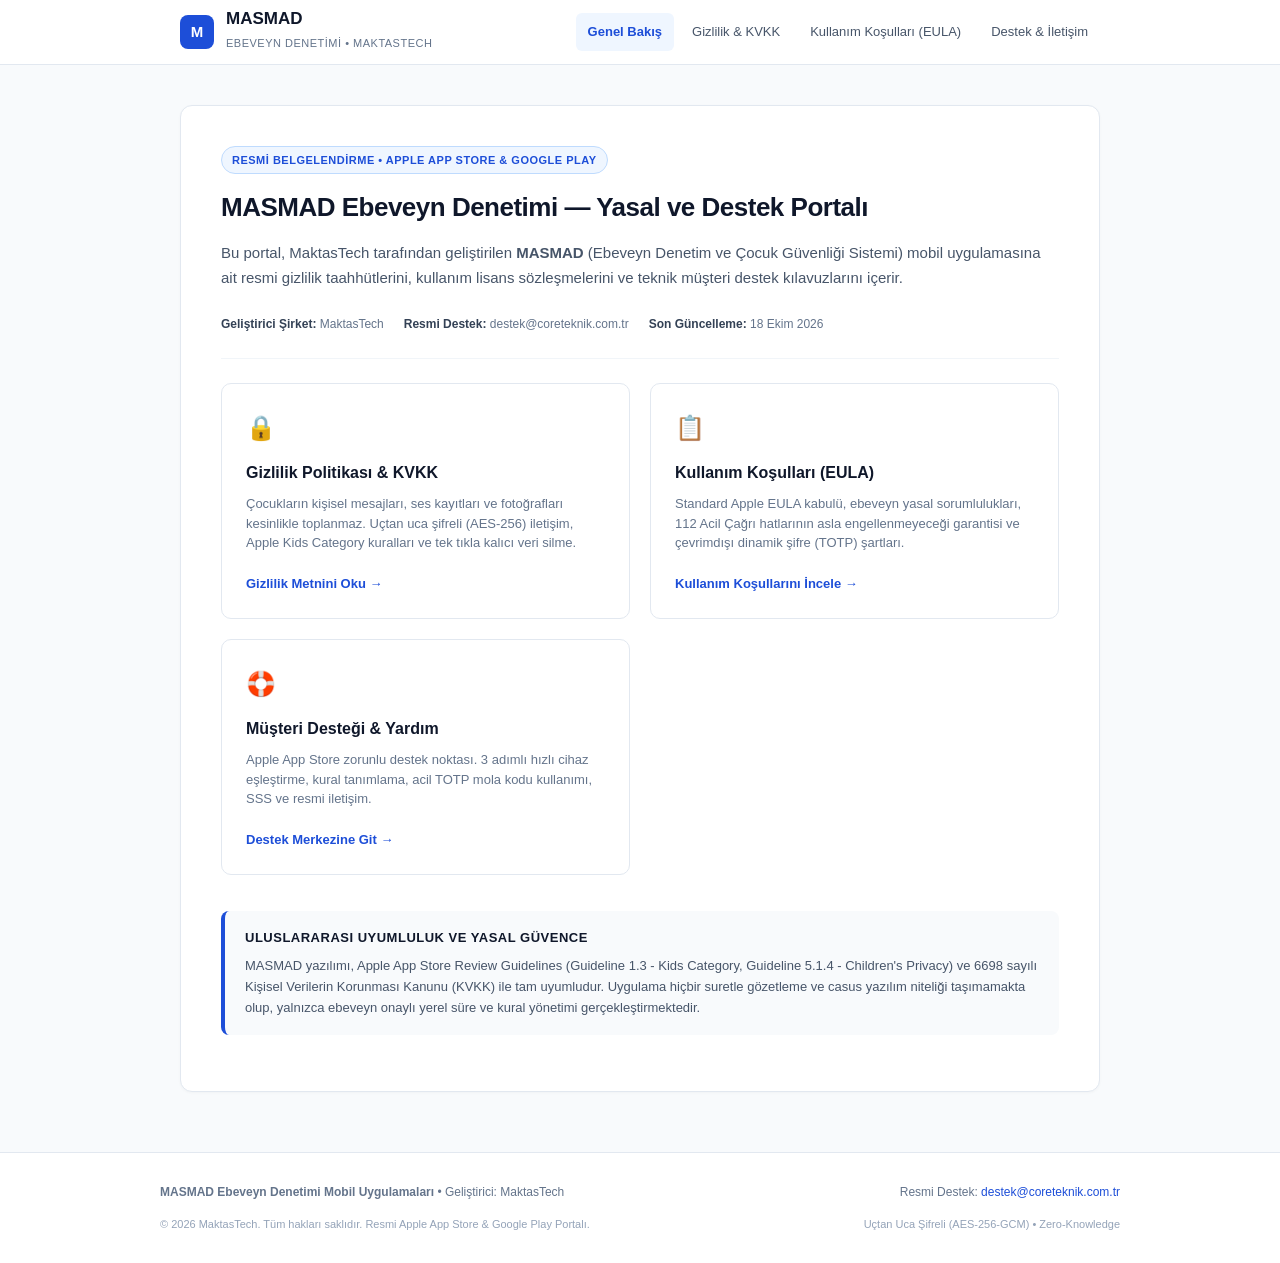
<file: index.html>
<!DOCTYPE html>
<html lang="tr">
<head>
  <meta charset="UTF-8">
  <meta name="viewport" content="width=device-width, initial-scale=1.0">
  <title>MASMAD — Resmi Yasal ve Destek Portalı</title>
  <meta name="description" content="MASMAD Ebeveyn Denetimi mobil uygulaması resmi yasal bildirimleri, gizlilik politikası, kullanım şartları ve müşteri destek merkezi.">
  <link rel="stylesheet" href="/style.css">
</head>
<body>

  <header class="header">
    <div class="header-container">
      <a href="/" class="brand">
        <div class="brand-badge">M</div>
        <div class="brand-text">
          <h1>MASMAD</h1>
          <span>Ebeveyn Denetimi &bull; MaktasTech</span>
        </div>
      </a>
      <nav class="nav">
        <a href="/" class="active">Genel Bakış</a>
        <a href="/privacy">Gizlilik &amp; KVKK</a>
        <a href="/terms">Kullanım Koşulları (EULA)</a>
        <a href="/support">Destek &amp; İletişim</a>
      </nav>
    </div>
  </header>

  <main class="main-content">
    <article class="doc-card">
      <span class="doc-badge badge-blue">Resmi Belgelendirme &bull; Apple App Store &amp; Google Play</span>
      <h1 class="doc-title">MASMAD Ebeveyn Denetimi — Yasal ve Destek Portalı</h1>
      
      <p style="font-size: 15px; color: #475569; margin-bottom: 24px;">
        Bu portal, MaktasTech tarafından geliştirilen <strong>MASMAD</strong> (Ebeveyn Denetim ve Çocuk Güvenliği Sistemi) mobil uygulamasına ait resmi gizlilik taahhütlerini, kullanım lisans sözleşmelerini ve teknik müşteri destek kılavuzlarını içerir.
      </p>

      <div class="doc-meta" style="margin-bottom: 20px;">
        <div><strong>Geliştirici Şirket:</strong> MaktasTech</div>
        <div><strong>Resmi Destek:</strong> destek@coreteknik.com.tr</div>
        <div><strong>Son Güncelleme:</strong> 18 Ekim 2026</div>
      </div>

      <div class="grid-3">
        <!-- Card 1 -->
        <a href="/privacy" class="link-card">
          <div>
            <div style="font-size: 24px;">🔒</div>
            <h3>Gizlilik Politikası &amp; KVKK</h3>
            <p>
              Çocukların kişisel mesajları, ses kayıtları ve fotoğrafları kesinlikle toplanmaz. Uçtan uca şifreli (AES-256) iletişim, Apple Kids Category kuralları ve tek tıkla kalıcı veri silme.
            </p>
          </div>
          <div class="card-action">Gizlilik Metnini Oku &rarr;</div>
        </a>

        <!-- Card 2 -->
        <a href="/terms" class="link-card">
          <div>
            <div style="font-size: 24px;">📋</div>
            <h3>Kullanım Koşulları (EULA)</h3>
            <p>
              Standard Apple EULA kabulü, ebeveyn yasal sorumlulukları, 112 Acil Çağrı hatlarının asla engellenmeyeceği garantisi ve çevrimdışı dinamik şifre (TOTP) şartları.
            </p>
          </div>
          <div class="card-action">Kullanım Koşullarını İncele &rarr;</div>
        </a>

        <!-- Card 3 -->
        <a href="/support" class="link-card">
          <div>
            <div style="font-size: 24px;">🛟</div>
            <h3>Müşteri Desteği &amp; Yardım</h3>
            <p>
              Apple App Store zorunlu destek noktası. 3 adımlı hızlı cihaz eşleştirme, kural tanımlama, acil TOTP mola kodu kullanımı, SSS ve resmi iletişim.
            </p>
          </div>
          <div class="card-action">Destek Merkezine Git &rarr;</div>
        </a>
      </div>

      <div class="callout callout-blue" style="margin-top: 36px;">
        <strong style="color: #0f172a; font-size: 13px; text-transform: uppercase; letter-spacing: 0.5px; display: block; margin-bottom: 6px;">
          Uluslararası Uyumluluk ve Yasal Güvence
        </strong>
        <p style="font-size: 13px; color: #475569; margin: 0;">
          MASMAD yazılımı, Apple App Store Review Guidelines (Guideline 1.3 - Kids Category, Guideline 5.1.4 - Children's Privacy) ve 6698 sayılı Kişisel Verilerin Korunması Kanunu (KVKK) ile tam uyumludur. Uygulama hiçbir suretle gözetleme ve casus yazılım niteliği taşımamakta olup, yalnızca ebeveyn onaylı yerel süre ve kural yönetimi gerçekleştirmektedir.
        </p>
      </div>
    </article>
  </main>

  <footer class="footer">
    <div class="footer-container">
      <div class="footer-row">
        <div>
          <strong>MASMAD Ebeveyn Denetimi Mobil Uygulamaları</strong> &bull; Geliştirici: MaktasTech
        </div>
        <div class="footer-links">
          Resmi Destek: <a href="mailto:destek@coreteknik.com.tr">destek@coreteknik.com.tr</a>
        </div>
      </div>
      <div class="footer-row" style="font-size: 11px; color: #94a3b8;">
        <div>&copy; 2026 MaktasTech. Tüm hakları saklıdır. Resmi Apple App Store &amp; Google Play Portalı.</div>
        <div>Uçtan Uca Şifreli (AES-256-GCM) &bull; Zero-Knowledge</div>
      </div>
    </div>
  </footer>

</body>
</html>
</file>
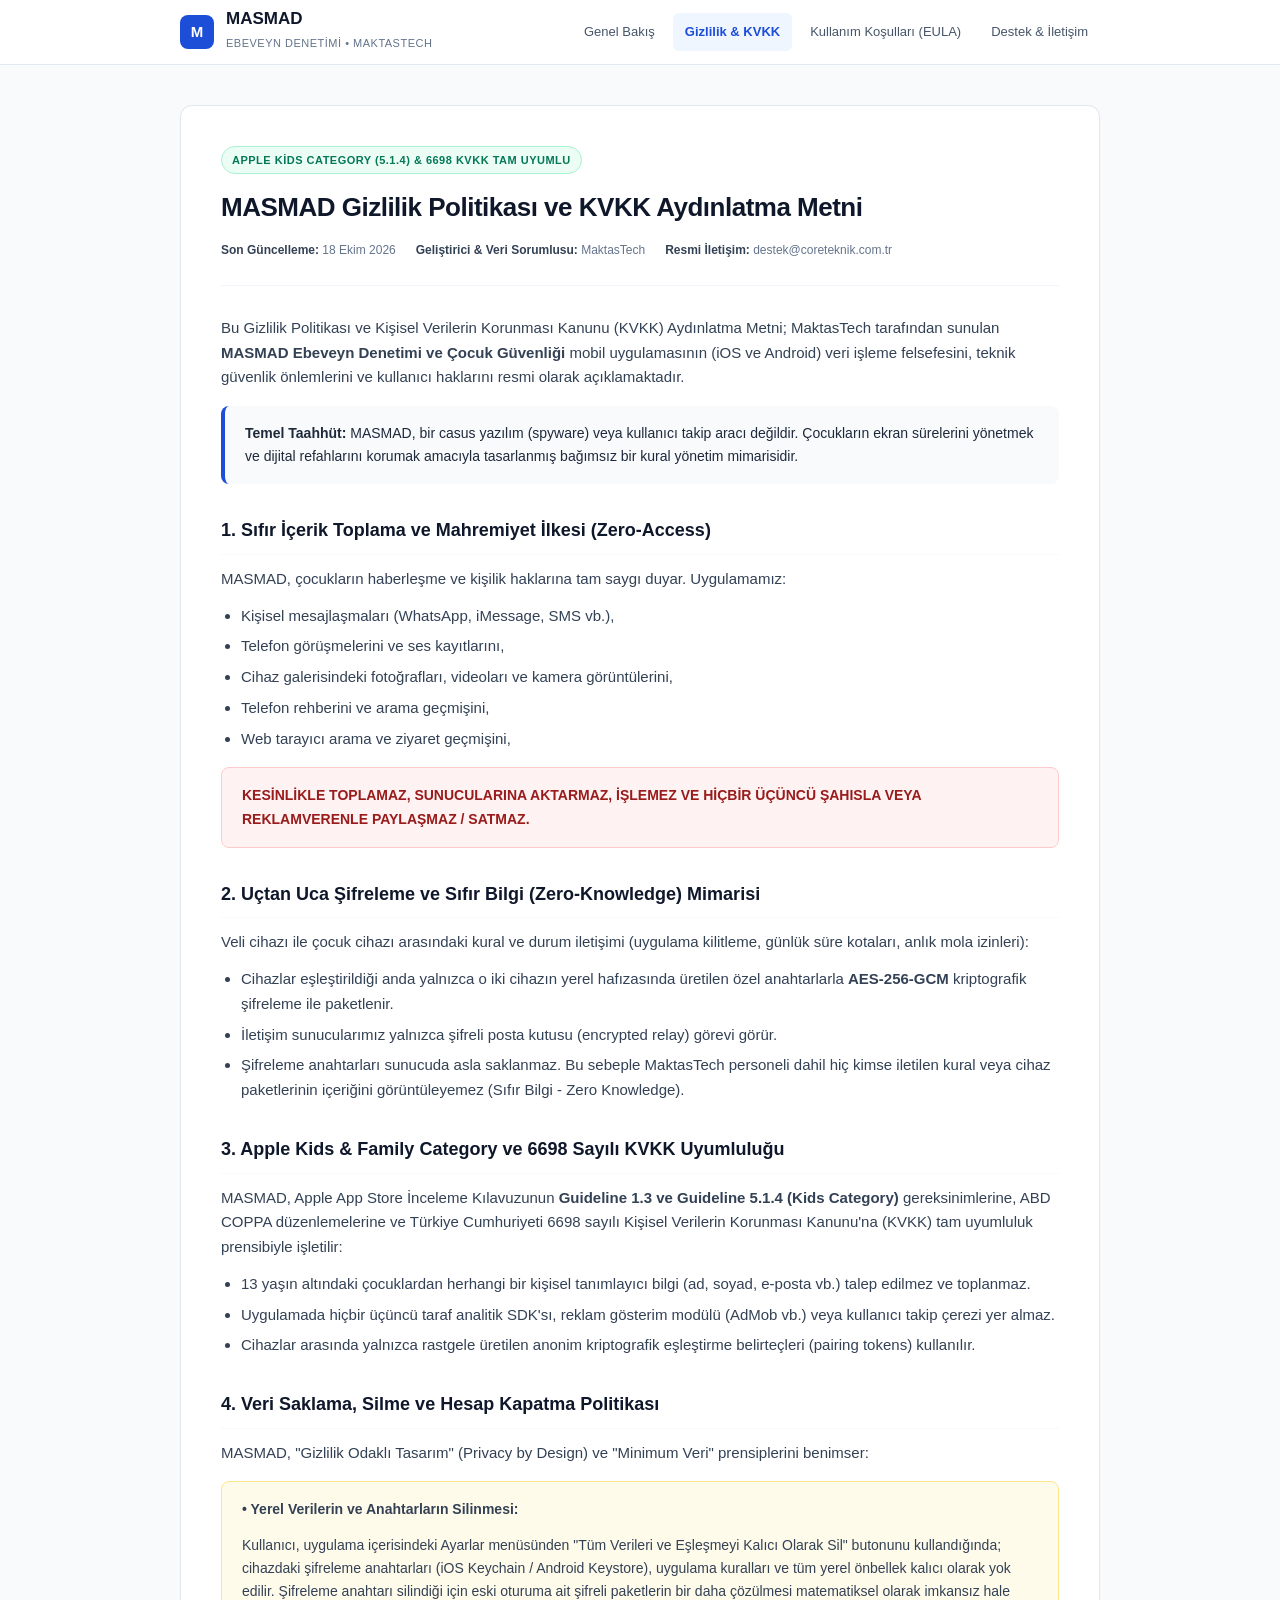
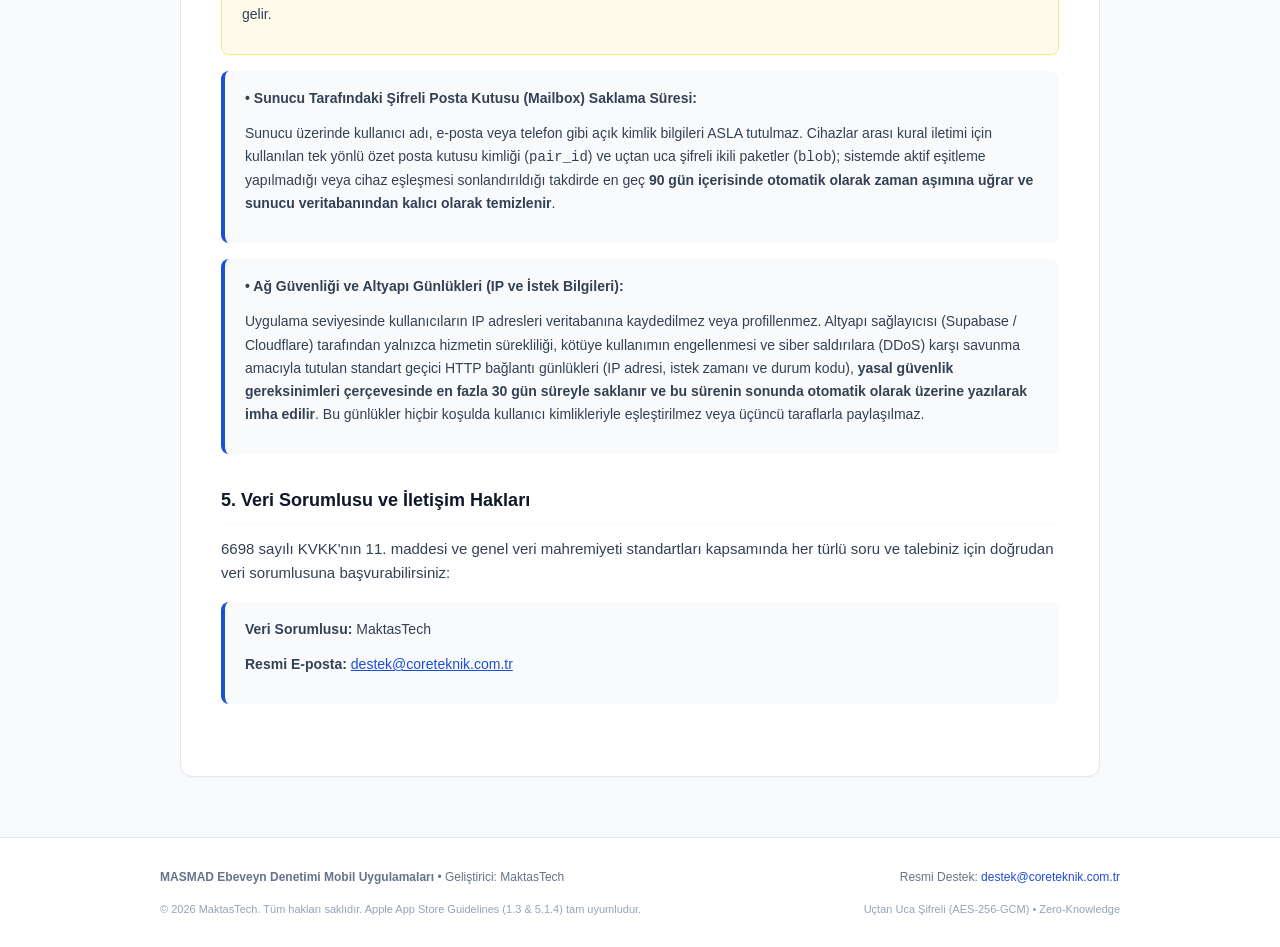
<file: privacy/index.html>
<!DOCTYPE html>
<html lang="tr">
<head>
  <meta charset="UTF-8">
  <meta name="viewport" content="width=device-width, initial-scale=1.0">
  <title>MASMAD — Gizlilik Politikası ve KVKK Aydınlatma Metni</title>
  <meta name="description" content="MASMAD mobil uygulamasının resmi Gizlilik Politikası ve KVKK Aydınlatma Metni. Apple Kids Category ve 6698 Sayılı KVKK tam uyumlu.">
  <link rel="stylesheet" href="/style.css">
</head>
<body>

  <header class="header">
    <div class="header-container">
      <a href="/" class="brand">
        <div class="brand-badge">M</div>
        <div class="brand-text">
          <h1>MASMAD</h1>
          <span>Ebeveyn Denetimi &bull; MaktasTech</span>
        </div>
      </a>
      <nav class="nav">
        <a href="/">Genel Bakış</a>
        <a href="/privacy" class="active">Gizlilik &amp; KVKK</a>
        <a href="/terms">Kullanım Koşulları (EULA)</a>
        <a href="/support">Destek &amp; İletişim</a>
      </nav>
    </div>
  </header>

  <main class="main-content">
    <article class="doc-card">
      <span class="doc-badge badge-green">Apple Kids Category (5.1.4) &amp; 6698 KVKK Tam Uyumlu</span>
      <h1 class="doc-title">MASMAD Gizlilik Politikası ve KVKK Aydınlatma Metni</h1>
      
      <div class="doc-meta">
        <div><strong>Son Güncelleme:</strong> 18 Ekim 2026</div>
        <div><strong>Geliştirici &amp; Veri Sorumlusu:</strong> MaktasTech</div>
        <div><strong>Resmi İletişim:</strong> destek@coreteknik.com.tr</div>
      </div>

      <div class="section">
        <p>
          Bu Gizlilik Politikası ve Kişisel Verilerin Korunması Kanunu (KVKK) Aydınlatma Metni; MaktasTech tarafından sunulan <strong>MASMAD Ebeveyn Denetimi ve Çocuk Güvenliği</strong> mobil uygulamasının (iOS ve Android) veri işleme felsefesini, teknik güvenlik önlemlerini ve kullanıcı haklarını resmi olarak açıklamaktadır.
        </p>
        <div class="callout callout-blue">
          <strong>Temel Taahhüt:</strong> MASMAD, bir casus yazılım (spyware) veya kullanıcı takip aracı değildir. Çocukların ekran sürelerini yönetmek ve dijital refahlarını korumak amacıyla tasarlanmış bağımsız bir kural yönetim mimarisidir.
        </div>
      </div>

      <div class="section">
        <h2>1. Sıfır İçerik Toplama ve Mahremiyet İlkesi (Zero-Access)</h2>
        <p>
          MASMAD, çocukların haberleşme ve kişilik haklarına tam saygı duyar. Uygulamamız:
        </p>
        <ul>
          <li>Kişisel mesajlaşmaları (WhatsApp, iMessage, SMS vb.),</li>
          <li>Telefon görüşmelerini ve ses kayıtlarını,</li>
          <li>Cihaz galerisindeki fotoğrafları, videoları ve kamera görüntülerini,</li>
          <li>Telefon rehberini ve arama geçmişini,</li>
          <li>Web tarayıcı arama ve ziyaret geçmişini,</li>
        </ul>
        <div class="callout callout-red">
          KESİNLİKLE TOPLAMAZ, SUNUCULARINA AKTARMAZ, İŞLEMEZ VE HİÇBİR ÜÇÜNCÜ ŞAHISLA VEYA REKLAMVERENLE PAYLAŞMAZ / SATMAZ.
        </div>
      </div>

      <div class="section">
        <h2>2. Uçtan Uca Şifreleme ve Sıfır Bilgi (Zero-Knowledge) Mimarisi</h2>
        <p>
          Veli cihazı ile çocuk cihazı arasındaki kural ve durum iletişimi (uygulama kilitleme, günlük süre kotaları, anlık mola izinleri):
        </p>
        <ul>
          <li>Cihazlar eşleştirildiği anda yalnızca o iki cihazın yerel hafızasında üretilen özel anahtarlarla <strong>AES-256-GCM</strong> kriptografik şifreleme ile paketlenir.</li>
          <li>İletişim sunucularımız yalnızca şifreli posta kutusu (encrypted relay) görevi görür.</li>
          <li>Şifreleme anahtarları sunucuda asla saklanmaz. Bu sebeple MaktasTech personeli dahil hiç kimse iletilen kural veya cihaz paketlerinin içeriğini görüntüleyemez (Sıfır Bilgi - Zero Knowledge).</li>
        </ul>
      </div>

      <div class="section">
        <h2>3. Apple Kids &amp; Family Category ve 6698 Sayılı KVKK Uyumluluğu</h2>
        <p>
          MASMAD, Apple App Store İnceleme Kılavuzunun <strong>Guideline 1.3 ve Guideline 5.1.4 (Kids Category)</strong> gereksinimlerine, ABD COPPA düzenlemelerine ve Türkiye Cumhuriyeti 6698 sayılı Kişisel Verilerin Korunması Kanunu'na (KVKK) tam uyumluluk prensibiyle işletilir:
        </p>
        <ul>
          <li>13 yaşın altındaki çocuklardan herhangi bir kişisel tanımlayıcı bilgi (ad, soyad, e-posta vb.) talep edilmez ve toplanmaz.</li>
          <li>Uygulamada hiçbir üçüncü taraf analitik SDK'sı, reklam gösterim modülü (AdMob vb.) veya kullanıcı takip çerezi yer almaz.</li>
          <li>Cihazlar arasında yalnızca rastgele üretilen anonim kriptografik eşleştirme belirteçleri (pairing tokens) kullanılır.</li>
        </ul>
      </div>

      <div class="section">
        <h2>4. Veri Saklama, Silme ve Hesap Kapatma Politikası</h2>
        <p>
          MASMAD, "Gizlilik Odaklı Tasarım" (Privacy by Design) ve "Minimum Veri" prensiplerini benimser:
        </p>

        <div class="callout callout-amber" style="margin-bottom: 16px;">
          <p><strong>• Yerel Verilerin ve Anahtarların Silinmesi:</strong></p>
          <p>
            Kullanıcı, uygulama içerisindeki Ayarlar menüsünden "Tüm Verileri ve Eşleşmeyi Kalıcı Olarak Sil" butonunu kullandığında; cihazdaki şifreleme anahtarları (iOS Keychain / Android Keystore), uygulama kuralları ve tüm yerel önbellek kalıcı olarak yok edilir. Şifreleme anahtarı silindiği için eski oturuma ait şifreli paketlerin bir daha çözülmesi matematiksel olarak imkansız hale gelir.
          </p>
        </div>

        <div class="callout callout-blue" style="margin-bottom: 16px;">
          <p><strong>• Sunucu Tarafındaki Şifreli Posta Kutusu (Mailbox) Saklama Süresi:</strong></p>
          <p>
            Sunucu üzerinde kullanıcı adı, e-posta veya telefon gibi açık kimlik bilgileri ASLA tutulmaz. Cihazlar arası kural iletimi için kullanılan tek yönlü özet posta kutusu kimliği (<code>pair_id</code>) ve uçtan uca şifreli ikili paketler (<code>blob</code>); sistemde aktif eşitleme yapılmadığı veya cihaz eşleşmesi sonlandırıldığı takdirde en geç <strong>90 gün içerisinde otomatik olarak zaman aşımına uğrar ve sunucu veritabanından kalıcı olarak temizlenir</strong>.
          </p>
        </div>

        <div class="callout callout-blue">
          <p><strong>• Ağ Güvenliği ve Altyapı Günlükleri (IP ve İstek Bilgileri):</strong></p>
          <p>
            Uygulama seviyesinde kullanıcıların IP adresleri veritabanına kaydedilmez veya profillenmez. Altyapı sağlayıcısı (Supabase / Cloudflare) tarafından yalnızca hizmetin sürekliliği, kötüye kullanımın engellenmesi ve siber saldırılara (DDoS) karşı savunma amacıyla tutulan standart geçici HTTP bağlantı günlükleri (IP adresi, istek zamanı ve durum kodu), <strong>yasal güvenlik gereksinimleri çerçevesinde en fazla 30 gün süreyle saklanır ve bu sürenin sonunda otomatik olarak üzerine yazılarak imha edilir</strong>. Bu günlükler hiçbir koşulda kullanıcı kimlikleriyle eşleştirilmez veya üçüncü taraflarla paylaşılmaz.
          </p>
        </div>
      </div>

      <div class="section">
        <h2>5. Veri Sorumlusu ve İletişim Hakları</h2>
        <p>
          6698 sayılı KVKK'nın 11. maddesi ve genel veri mahremiyeti standartları kapsamında her türlü soru ve talebiniz için doğrudan veri sorumlusuna başvurabilirsiniz:
        </p>
        <div class="callout callout-blue">
          <p><strong>Veri Sorumlusu:</strong> MaktasTech</p>
          <p><strong>Resmi E-posta:</strong> <a href="mailto:destek@coreteknik.com.tr" style="color: #1d4ed8; text-decoration: underline;">destek@coreteknik.com.tr</a></p>
        </div>
      </div>
    </article>
  </main>

  <footer class="footer">
    <div class="footer-container">
      <div class="footer-row">
        <div>
          <strong>MASMAD Ebeveyn Denetimi Mobil Uygulamaları</strong> &bull; Geliştirici: MaktasTech
        </div>
        <div class="footer-links">
          Resmi Destek: <a href="mailto:destek@coreteknik.com.tr">destek@coreteknik.com.tr</a>
        </div>
      </div>
      <div class="footer-row" style="font-size: 11px; color: #94a3b8;">
        <div>&copy; 2026 MaktasTech. Tüm hakları saklıdır. Apple App Store Guidelines (1.3 &amp; 5.1.4) tam uyumludur.</div>
        <div>Uçtan Uca Şifreli (AES-256-GCM) &bull; Zero-Knowledge</div>
      </div>
    </div>
  </footer>

</body>
</html>
</file>
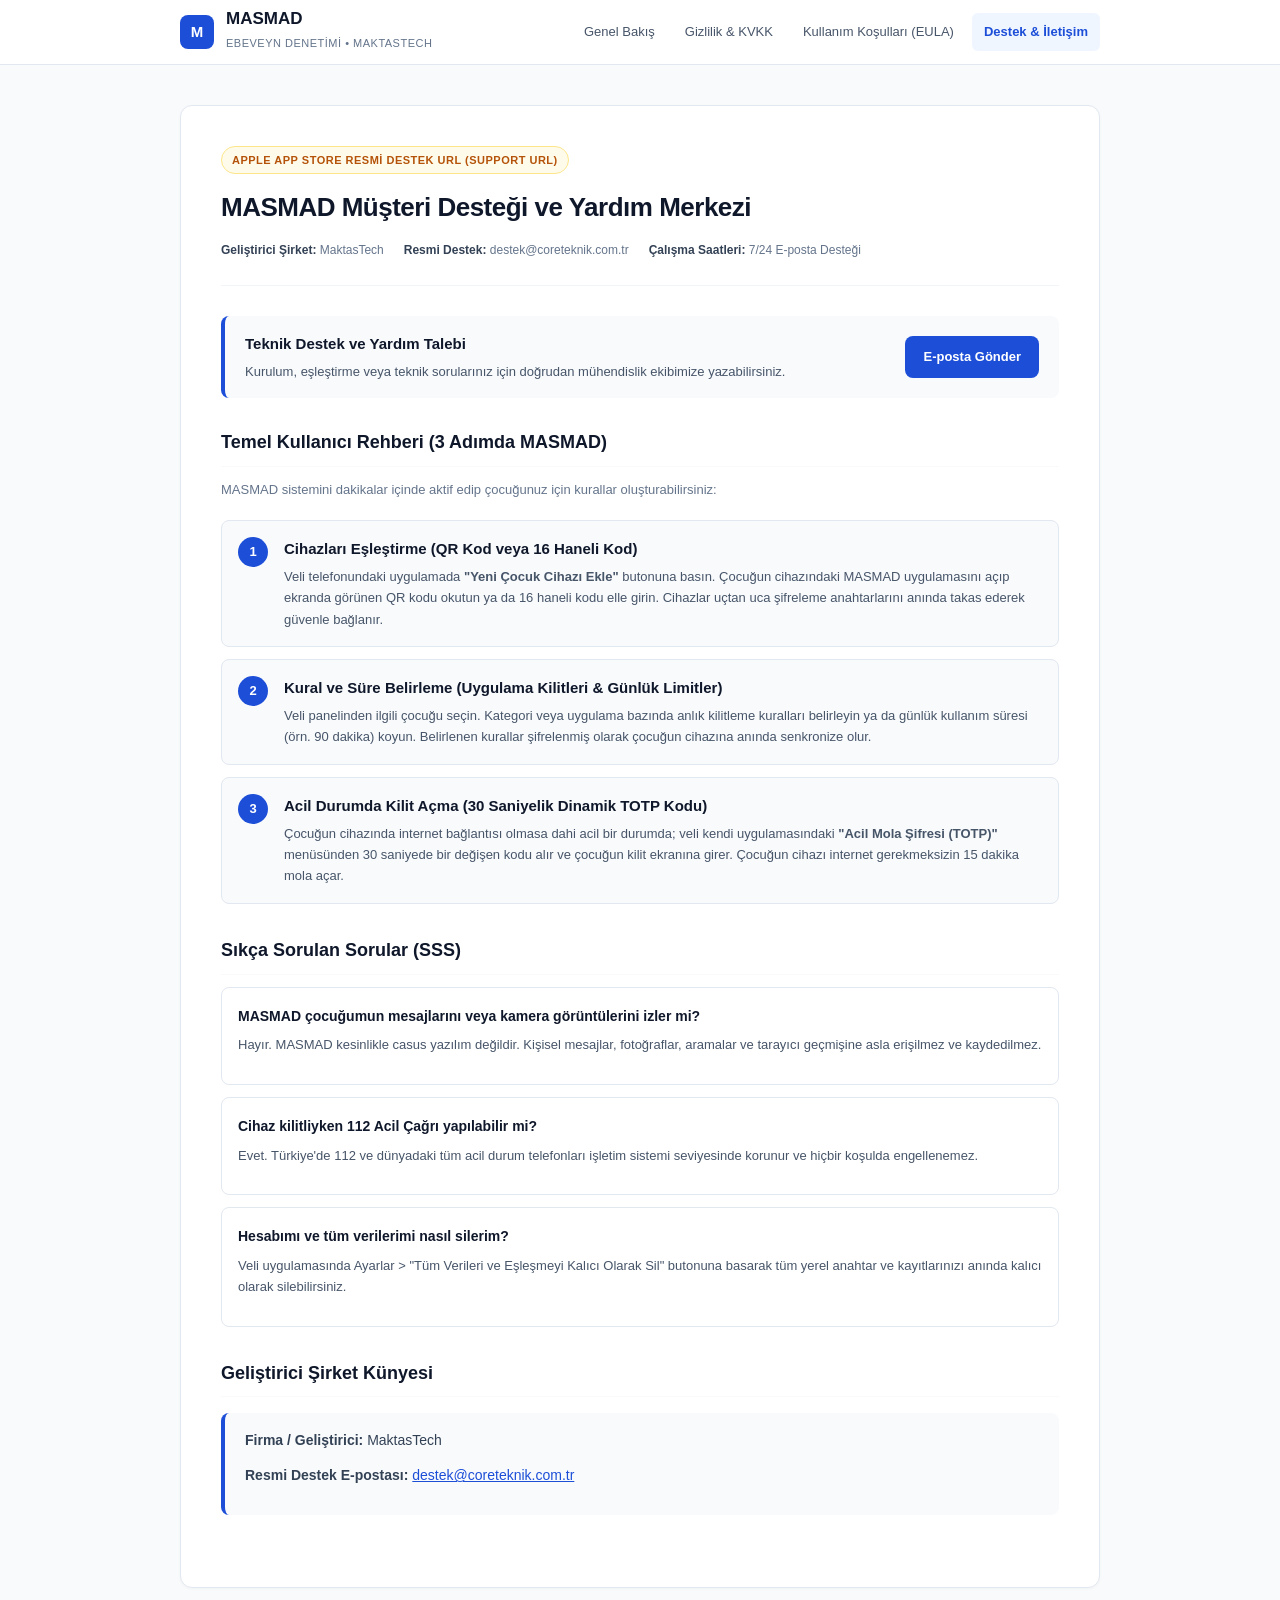
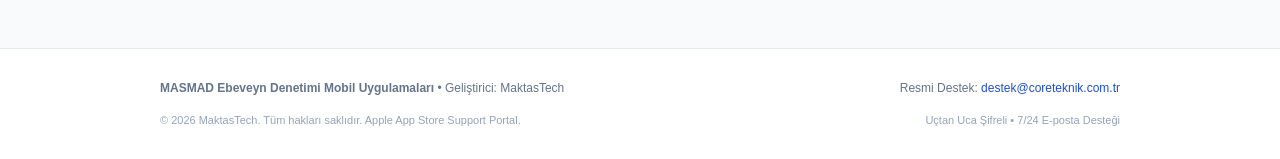
<file: support/index.html>
<!DOCTYPE html>
<html lang="tr">
<head>
  <meta charset="UTF-8">
  <meta name="viewport" content="width=device-width, initial-scale=1.0">
  <title>MASMAD — Müşteri Desteği ve Yardım Merkezi</title>
  <meta name="description" content="MASMAD mobil uygulaması resmi Apple App Store destek portalı. Cihaz eşleştirme, kural belirleme, TOTP acil kilit açma ve müşteri hizmetleri.">
  <link rel="stylesheet" href="/style.css">
</head>
<body>

  <header class="header">
    <div class="header-container">
      <a href="/" class="brand">
        <div class="brand-badge">M</div>
        <div class="brand-text">
          <h1>MASMAD</h1>
          <span>Ebeveyn Denetimi &bull; MaktasTech</span>
        </div>
      </a>
      <nav class="nav">
        <a href="/">Genel Bakış</a>
        <a href="/privacy">Gizlilik &amp; KVKK</a>
        <a href="/terms">Kullanım Koşulları (EULA)</a>
        <a href="/support" class="active">Destek &amp; İletişim</a>
      </nav>
    </div>
  </header>

  <main class="main-content">
    <article class="doc-card">
      <span class="doc-badge badge-amber">Apple App Store Resmi Destek URL (Support URL)</span>
      <h1 class="doc-title">MASMAD Müşteri Desteği ve Yardım Merkezi</h1>
      
      <div class="doc-meta">
        <div><strong>Geliştirici Şirket:</strong> MaktasTech</div>
        <div><strong>Resmi Destek:</strong> destek@coreteknik.com.tr</div>
        <div><strong>Çalışma Saatleri:</strong> 7/24 E-posta Desteği</div>
      </div>

      <div class="callout callout-blue" style="display: flex; justify-content: space-between; align-items: center; flex-wrap: gap; gap: 16px;">
        <div>
          <strong style="font-size: 15px; color: #0f172a;">Teknik Destek ve Yardım Talebi</strong>
          <p style="margin: 4px 0 0; font-size: 13px; color: #475569;">
            Kurulum, eşleştirme veya teknik sorularınız için doğrudan mühendislik ekibimize yazabilirsiniz.
          </p>
        </div>
        <a href="mailto:destek@coreteknik.com.tr?subject=MASMAD%20Destek%20Talebi" style="background: #1d4ed8; color: #ffffff; padding: 10px 18px; border-radius: 8px; text-decoration: none; font-weight: 600; font-size: 13px; white-space: nowrap;">
          E-posta Gönder
        </a>
      </div>

      <div class="section" style="margin-top: 30px;">
        <h2>Temel Kullanıcı Rehberi (3 Adımda MASMAD)</h2>
        <p style="color: #64748b; font-size: 13px; margin-bottom: 20px;">
          MASMAD sistemini dakikalar içinde aktif edip çocuğunuz için kurallar oluşturabilirsiniz:
        </p>

        <div class="step-item">
          <div class="step-num">1</div>
          <div class="step-body">
            <h4>Cihazları Eşleştirme (QR Kod veya 16 Haneli Kod)</h4>
            <p>
              Veli telefonundaki uygulamada <strong>"Yeni Çocuk Cihazı Ekle"</strong> butonuna basın. Çocuğun cihazındaki MASMAD uygulamasını açıp ekranda görünen QR kodu okutun ya da 16 haneli kodu elle girin. Cihazlar uçtan uca şifreleme anahtarlarını anında takas ederek güvenle bağlanır.
            </p>
          </div>
        </div>

        <div class="step-item">
          <div class="step-num">2</div>
          <div class="step-body">
            <h4>Kural ve Süre Belirleme (Uygulama Kilitleri &amp; Günlük Limitler)</h4>
            <p>
              Veli panelinden ilgili çocuğu seçin. Kategori veya uygulama bazında anlık kilitleme kuralları belirleyin ya da günlük kullanım süresi (örn. 90 dakika) koyun. Belirlenen kurallar şifrelenmiş olarak çocuğun cihazına anında senkronize olur.
            </p>
          </div>
        </div>

        <div class="step-item">
          <div class="step-num">3</div>
          <div class="step-body">
            <h4>Acil Durumda Kilit Açma (30 Saniyelik Dinamik TOTP Kodu)</h4>
            <p>
              Çocuğun cihazında internet bağlantısı olmasa dahi acil bir durumda; veli kendi uygulamasındaki <strong>"Acil Mola Şifresi (TOTP)"</strong> menüsünden 30 saniyede bir değişen kodu alır ve çocuğun kilit ekranına girer. Çocuğun cihazı internet gerekmeksizin 15 dakika mola açar.
            </p>
          </div>
        </div>
      </div>

      <div class="section">
        <h2>Sıkça Sorulan Sorular (SSS)</h2>
        <div style="display: flex; flex-direction: column; gap: 12px; margin-top: 12px;">
          <div style="border: 1px solid #e2e8f0; border-radius: 8px; padding: 16px;">
            <strong style="color: #0f172a; font-size: 14px;">MASMAD çocuğumun mesajlarını veya kamera görüntülerini izler mi?</strong>
            <p style="font-size: 13px; color: #475569; margin-top: 6px;">
              Hayır. MASMAD kesinlikle casus yazılım değildir. Kişisel mesajlar, fotoğraflar, aramalar ve tarayıcı geçmişine asla erişilmez ve kaydedilmez.
            </p>
          </div>

          <div style="border: 1px solid #e2e8f0; border-radius: 8px; padding: 16px;">
            <strong style="color: #0f172a; font-size: 14px;">Cihaz kilitliyken 112 Acil Çağrı yapılabilir mi?</strong>
            <p style="font-size: 13px; color: #475569; margin-top: 6px;">
              Evet. Türkiye'de 112 ve dünyadaki tüm acil durum telefonları işletim sistemi seviyesinde korunur ve hiçbir koşulda engellenemez.
            </p>
          </div>

          <div style="border: 1px solid #e2e8f0; border-radius: 8px; padding: 16px;">
            <strong style="color: #0f172a; font-size: 14px;">Hesabımı ve tüm verilerimi nasıl silerim?</strong>
            <p style="font-size: 13px; color: #475569; margin-top: 6px;">
              Veli uygulamasında Ayarlar &gt; "Tüm Verileri ve Eşleşmeyi Kalıcı Olarak Sil" butonuna basarak tüm yerel anahtar ve kayıtlarınızı anında kalıcı olarak silebilirsiniz.
            </p>
          </div>
        </div>
      </div>

      <div class="section">
        <h2>Geliştirici Şirket Künyesi</h2>
        <div class="callout callout-blue">
          <p><strong>Firma / Geliştirici:</strong> MaktasTech</p>
          <p><strong>Resmi Destek E-postası:</strong> <a href="mailto:destek@coreteknik.com.tr" style="color: #1d4ed8; text-decoration: underline;">destek@coreteknik.com.tr</a></p>
        </div>
      </div>
    </article>
  </main>

  <footer class="footer">
    <div class="footer-container">
      <div class="footer-row">
        <div>
          <strong>MASMAD Ebeveyn Denetimi Mobil Uygulamaları</strong> &bull; Geliştirici: MaktasTech
        </div>
        <div class="footer-links">
          Resmi Destek: <a href="mailto:destek@coreteknik.com.tr">destek@coreteknik.com.tr</a>
        </div>
      </div>
      <div class="footer-row" style="font-size: 11px; color: #94a3b8;">
        <div>&copy; 2026 MaktasTech. Tüm hakları saklıdır. Apple App Store Support Portal.</div>
        <div>Uçtan Uca Şifreli &bull; 7/24 E-posta Desteği</div>
      </div>
    </div>
  </footer>

</body>
</html>
</file>
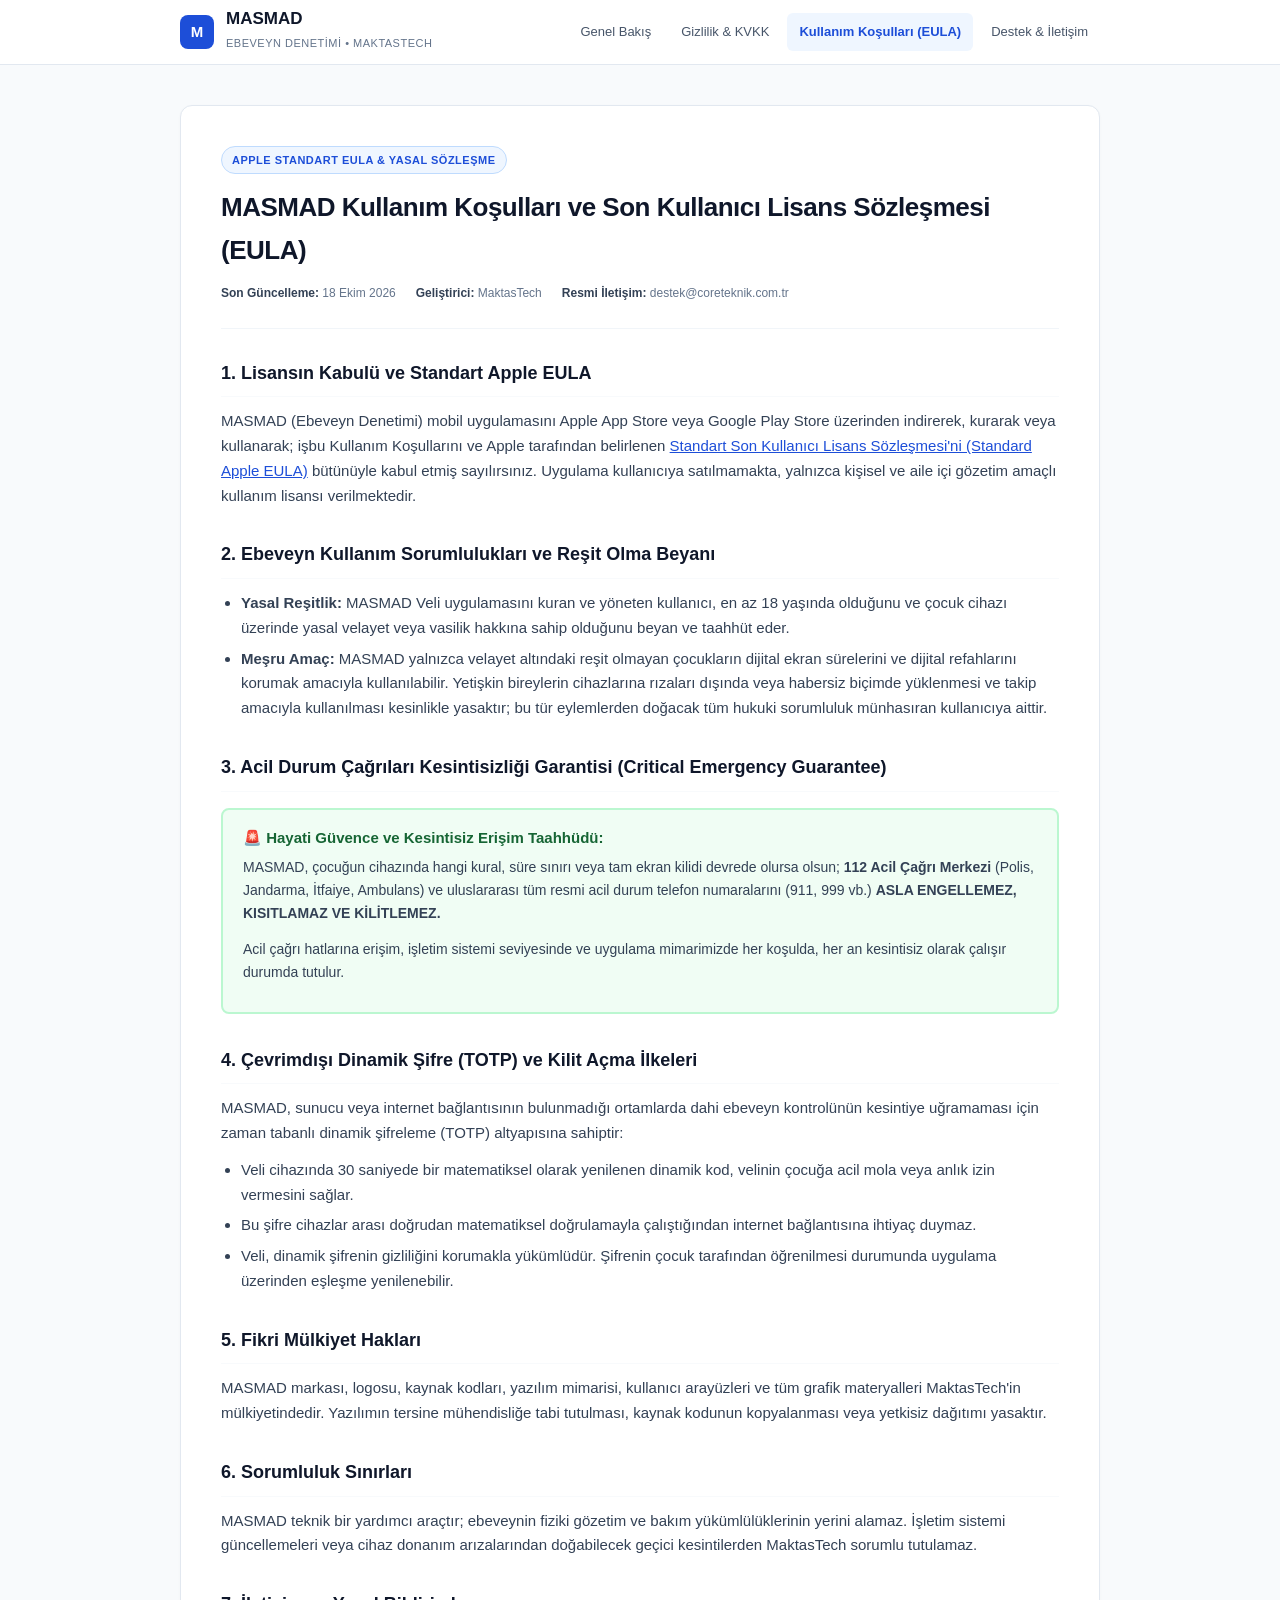
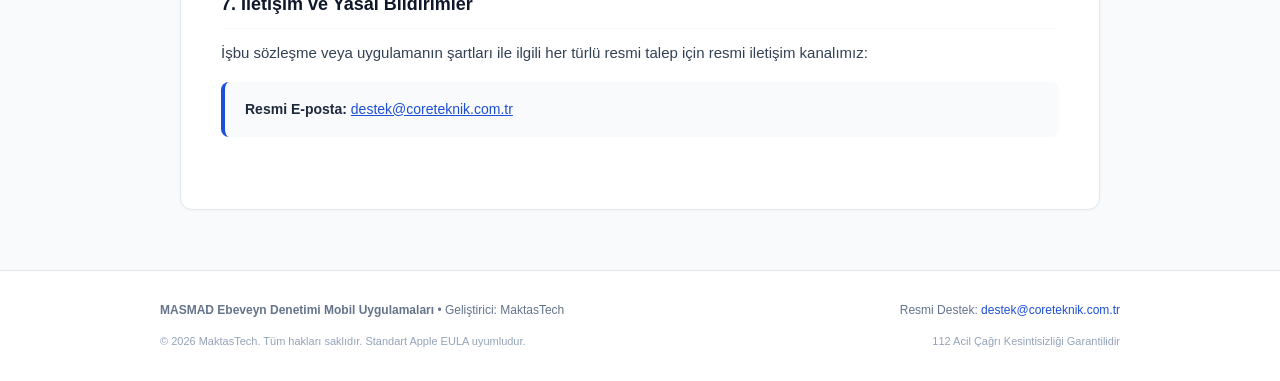
<file: terms/index.html>
<!DOCTYPE html>
<html lang="tr">
<head>
  <meta charset="UTF-8">
  <meta name="viewport" content="width=device-width, initial-scale=1.0">
  <title>MASMAD — Kullanım Koşulları ve Son Kullanıcı Lisans Sözleşmesi (EULA)</title>
  <meta name="description" content="MASMAD mobil uygulamasının kullanım şartları, acil durum aramaları garantisi, TOTP kullanım esasları ve lisans sözleşmesi.">
  <link rel="stylesheet" href="/style.css">
</head>
<body>

  <header class="header">
    <div class="header-container">
      <a href="/" class="brand">
        <div class="brand-badge">M</div>
        <div class="brand-text">
          <h1>MASMAD</h1>
          <span>Ebeveyn Denetimi &bull; MaktasTech</span>
        </div>
      </a>
      <nav class="nav">
        <a href="/">Genel Bakış</a>
        <a href="/privacy">Gizlilik &amp; KVKK</a>
        <a href="/terms" class="active">Kullanım Koşulları (EULA)</a>
        <a href="/support">Destek &amp; İletişim</a>
      </nav>
    </div>
  </header>

  <main class="main-content">
    <article class="doc-card">
      <span class="doc-badge badge-blue">Apple Standart EULA &amp; Yasal Sözleşme</span>
      <h1 class="doc-title">MASMAD Kullanım Koşulları ve Son Kullanıcı Lisans Sözleşmesi (EULA)</h1>
      
      <div class="doc-meta">
        <div><strong>Son Güncelleme:</strong> 18 Ekim 2026</div>
        <div><strong>Geliştirici:</strong> MaktasTech</div>
        <div><strong>Resmi İletişim:</strong> destek@coreteknik.com.tr</div>
      </div>

      <div class="section">
        <h2>1. Lisansın Kabulü ve Standart Apple EULA</h2>
        <p>
          MASMAD (Ebeveyn Denetimi) mobil uygulamasını Apple App Store veya Google Play Store üzerinden indirerek, kurarak veya kullanarak; işbu Kullanım Koşullarını ve Apple tarafından belirlenen <a href="https://www.apple.com/legal/internet-services/itunes/dev/stdeula/" target="_blank" rel="noopener noreferrer" style="color: #1d4ed8; text-decoration: underline;">Standart Son Kullanıcı Lisans Sözleşmesi'ni (Standard Apple EULA)</a> bütünüyle kabul etmiş sayılırsınız. Uygulama kullanıcıya satılmamakta, yalnızca kişisel ve aile içi gözetim amaçlı kullanım lisansı verilmektedir.
        </p>
      </div>

      <div class="section">
        <h2>2. Ebeveyn Kullanım Sorumlulukları ve Reşit Olma Beyanı</h2>
        <ul>
          <li><strong>Yasal Reşitlik:</strong> MASMAD Veli uygulamasını kuran ve yöneten kullanıcı, en az 18 yaşında olduğunu ve çocuk cihazı üzerinde yasal velayet veya vasilik hakkına sahip olduğunu beyan ve taahhüt eder.</li>
          <li><strong>Meşru Amaç:</strong> MASMAD yalnızca velayet altındaki reşit olmayan çocukların dijital ekran sürelerini ve dijital refahlarını korumak amacıyla kullanılabilir. Yetişkin bireylerin cihazlarına rızaları dışında veya habersiz biçimde yüklenmesi ve takip amacıyla kullanılması kesinlikle yasaktır; bu tür eylemlerden doğacak tüm hukuki sorumluluk münhasıran kullanıcıya aittir.</li>
        </ul>
      </div>

      <div class="section">
        <h2>3. Acil Durum Çağrıları Kesintisizliği Garantisi (Critical Emergency Guarantee)</h2>
        <div class="callout callout-green">
          <p style="font-size: 15px; font-weight: 800; color: #166534; margin-bottom: 6px;">
            🚨 Hayati Güvence ve Kesintisiz Erişim Taahhüdü:
          </p>
          <p>
            MASMAD, çocuğun cihazında hangi kural, süre sınırı veya tam ekran kilidi devrede olursa olsun; <strong>112 Acil Çağrı Merkezi</strong> (Polis, Jandarma, İtfaiye, Ambulans) ve uluslararası tüm resmi acil durum telefon numaralarını (911, 999 vb.) <strong>ASLA ENGELLEMEZ, KISITLAMAZ VE KİLİTLEMEZ.</strong>
          </p>
          <p style="margin-top: 6px;">
            Acil çağrı hatlarına erişim, işletim sistemi seviyesinde ve uygulama mimarimizde her koşulda, her an kesintisiz olarak çalışır durumda tutulur.
          </p>
        </div>
      </div>

      <div class="section">
        <h2>4. Çevrimdışı Dinamik Şifre (TOTP) ve Kilit Açma İlkeleri</h2>
        <p>
          MASMAD, sunucu veya internet bağlantısının bulunmadığı ortamlarda dahi ebeveyn kontrolünün kesintiye uğramaması için zaman tabanlı dinamik şifreleme (TOTP) altyapısına sahiptir:
        </p>
        <ul>
          <li>Veli cihazında 30 saniyede bir matematiksel olarak yenilenen dinamik kod, velinin çocuğa acil mola veya anlık izin vermesini sağlar.</li>
          <li>Bu şifre cihazlar arası doğrudan matematiksel doğrulamayla çalıştığından internet bağlantısına ihtiyaç duymaz.</li>
          <li>Veli, dinamik şifrenin gizliliğini korumakla yükümlüdür. Şifrenin çocuk tarafından öğrenilmesi durumunda uygulama üzerinden eşleşme yenilenebilir.</li>
        </ul>
      </div>

      <div class="section">
        <h2>5. Fikri Mülkiyet Hakları</h2>
        <p>
          MASMAD markası, logosu, kaynak kodları, yazılım mimarisi, kullanıcı arayüzleri ve tüm grafik materyalleri MaktasTech'in mülkiyetindedir. Yazılımın tersine mühendisliğe tabi tutulması, kaynak kodunun kopyalanması veya yetkisiz dağıtımı yasaktır.
        </p>
      </div>

      <div class="section">
        <h2>6. Sorumluluk Sınırları</h2>
        <p>
          MASMAD teknik bir yardımcı araçtır; ebeveynin fiziki gözetim ve bakım yükümlülüklerinin yerini alamaz. İşletim sistemi güncellemeleri veya cihaz donanım arızalarından doğabilecek geçici kesintilerden MaktasTech sorumlu tutulamaz.
        </p>
      </div>

      <div class="section">
        <h2>7. İletişim ve Yasal Bildirimler</h2>
        <p>
          İşbu sözleşme veya uygulamanın şartları ile ilgili her türlü resmi talep için resmi iletişim kanalımız:
        </p>
        <div class="callout callout-blue">
          <strong>Resmi E-posta:</strong> <a href="mailto:destek@coreteknik.com.tr" style="color: #1d4ed8; text-decoration: underline;">destek@coreteknik.com.tr</a>
        </div>
      </div>
    </article>
  </main>

  <footer class="footer">
    <div class="footer-container">
      <div class="footer-row">
        <div>
          <strong>MASMAD Ebeveyn Denetimi Mobil Uygulamaları</strong> &bull; Geliştirici: MaktasTech
        </div>
        <div class="footer-links">
          Resmi Destek: <a href="mailto:destek@coreteknik.com.tr">destek@coreteknik.com.tr</a>
        </div>
      </div>
      <div class="footer-row" style="font-size: 11px; color: #94a3b8;">
        <div>&copy; 2026 MaktasTech. Tüm hakları saklıdır. Standart Apple EULA uyumludur.</div>
        <div>112 Acil Çağrı Kesintisizliği Garantilidir</div>
      </div>
    </div>
  </footer>

</body>
</html>
</file>
<file: style.css>
* {
  box-sizing: border-box;
  margin: 0;
  padding: 0;
}

body {
  font-family: -apple-system, BlinkMacSystemFont, "Segoe UI", Roboto, Helvetica, Arial, sans-serif;
  background-color: #f8fafc;
  color: #1e293b;
  line-height: 1.65;
  font-size: 15px;
  -webkit-font-smoothing: antialiased;
}

/* Header */
.header {
  background-color: #ffffff;
  border-bottom: 1px solid #e2e8f0;
  position: sticky;
  top: 0;
  z-index: 100;
}

.header-container {
  max-width: 960px;
  margin: 0 auto;
  padding: 0 20px;
  height: 64px;
  display: flex;
  align-items: center;
  justify-content: space-between;
}

.brand {
  display: flex;
  align-items: center;
  text-decoration: none;
  gap: 12px;
}

.brand-badge {
  width: 34px;
  height: 34px;
  background: #1d4ed8;
  color: #ffffff;
  border-radius: 8px;
  display: flex;
  align-items: center;
  justify-content: center;
  font-weight: 800;
  font-size: 15px;
}

.brand-text h1 {
  font-size: 17px;
  font-weight: 700;
  color: #0f172a;
  line-height: 1.2;
}

.brand-text span {
  font-size: 11px;
  color: #64748b;
  text-transform: uppercase;
  letter-spacing: 0.5px;
}

.nav {
  display: flex;
  gap: 6px;
}

.nav a {
  text-decoration: none;
  font-size: 13px;
  font-weight: 500;
  color: #475569;
  padding: 8px 12px;
  border-radius: 6px;
  transition: all 0.15s ease;
}

.nav a:hover {
  background-color: #f1f5f9;
  color: #0f172a;
}

.nav a.active {
  background-color: #eff6ff;
  color: #1d4ed8;
  font-weight: 600;
}

/* Container */
.main-content {
  max-width: 960px;
  margin: 0 auto;
  padding: 40px 20px 60px;
}

/* Paper Card */
.doc-card {
  background: #ffffff;
  border: 1px solid #e2e8f0;
  border-radius: 12px;
  padding: 40px;
  box-shadow: 0 1px 3px rgba(0, 0, 0, 0.03);
}

.doc-badge {
  display: inline-block;
  font-size: 11px;
  font-weight: 600;
  padding: 4px 10px;
  border-radius: 20px;
  margin-bottom: 12px;
  text-transform: uppercase;
  letter-spacing: 0.5px;
}

.badge-green {
  background-color: #ecfdf5;
  color: #047857;
  border: 1px solid #a7f3d0;
}

.badge-blue {
  background-color: #eff6ff;
  color: #1d4ed8;
  border: 1px solid #bfdbfe;
}

.badge-amber {
  background-color: #fffbeb;
  color: #b45309;
  border: 1px solid #fde68a;
}

.doc-title {
  font-size: 26px;
  font-weight: 800;
  color: #0f172a;
  margin-bottom: 12px;
  letter-spacing: -0.5px;
}

.doc-meta {
  display: flex;
  flex-wrap: wrap;
  gap: 20px;
  font-size: 12px;
  color: #64748b;
  padding-bottom: 24px;
  border-bottom: 1px solid #f1f5f9;
  margin-bottom: 30px;
}

.doc-meta strong {
  color: #334155;
}

/* Document Sections */
.section {
  margin-bottom: 32px;
}

.section h2 {
  font-size: 18px;
  font-weight: 700;
  color: #0f172a;
  margin-bottom: 12px;
  padding-bottom: 8px;
  border-bottom: 1px solid #f8fafc;
}

.section p {
  color: #334155;
  margin-bottom: 12px;
}

.section ul {
  padding-left: 20px;
  margin-bottom: 14px;
}

.section li {
  color: #334155;
  margin-bottom: 6px;
}

/* Callout Boxes */
.callout {
  padding: 16px 20px;
  border-radius: 8px;
  margin: 16px 0;
  font-size: 14px;
}

.callout-blue {
  background-color: #f8fafc;
  border-left: 4px solid #1d4ed8;
  color: #1e293b;
}

.callout-red {
  background-color: #fef2f2;
  border: 1px solid #fecaca;
  color: #991b1b;
  font-weight: 600;
}

.callout-green {
  background-color: #f0fdf4;
  border: 2px solid #bbf7d0;
  color: #166534;
}

.callout-amber {
  background-color: #fffbeb;
  border: 1px solid #fde68a;
  color: #92400e;
}

/* Grid Cards on Home */
.grid-3 {
  display: grid;
  grid-template-columns: repeat(auto-fit, minmax(280px, 1fr));
  gap: 20px;
  margin-top: 24px;
}

.link-card {
  background: #ffffff;
  border: 1px solid #e2e8f0;
  border-radius: 10px;
  padding: 24px;
  text-decoration: none;
  color: inherit;
  display: flex;
  flex-direction: column;
  justify-content: space-between;
  transition: all 0.15s ease;
}

.link-card:hover {
  border-color: #93c5fd;
  box-shadow: 0 4px 6px -1px rgba(0, 0, 0, 0.05);
}

.link-card h3 {
  font-size: 16px;
  font-weight: 700;
  color: #0f172a;
  margin: 12px 0 8px;
}

.link-card p {
  font-size: 13px;
  color: #64748b;
  line-height: 1.5;
}

.card-action {
  margin-top: 20px;
  font-size: 13px;
  font-weight: 600;
  color: #1d4ed8;
}

/* Step Card */
.step-item {
  display: flex;
  gap: 16px;
  padding: 16px;
  background: #f8fafc;
  border: 1px solid #e2e8f0;
  border-radius: 8px;
  margin-bottom: 12px;
}

.step-num {
  width: 30px;
  height: 30px;
  background: #1d4ed8;
  color: #ffffff;
  border-radius: 50%;
  display: flex;
  align-items: center;
  justify-content: center;
  font-weight: 700;
  font-size: 13px;
  flex-shrink: 0;
}

.step-body h4 {
  font-size: 15px;
  font-weight: 700;
  color: #0f172a;
  margin-bottom: 4px;
}

.step-body p {
  font-size: 13px;
  color: #475569;
  margin: 0;
}

/* Footer */
.footer {
  background: #ffffff;
  border-top: 1px solid #e2e8f0;
  padding: 30px 20px;
  font-size: 12px;
  color: #64748b;
}

.footer-container {
  max-width: 960px;
  margin: 0 auto;
  display: flex;
  flex-direction: column;
  gap: 12px;
}

.footer-row {
  display: flex;
  justify-content: space-between;
  align-items: center;
  flex-wrap: wrap;
  gap: 12px;
}

.footer-links a {
  color: #1d4ed8;
  text-decoration: none;
}

.footer-links a:hover {
  text-decoration: underline;
}

/* Responsive */
@media (max-width: 640px) {
  .doc-card {
    padding: 24px 18px;
  }
  .doc-title {
    font-size: 22px;
  }
  .nav {
    display: none;
  }
}
</file>
